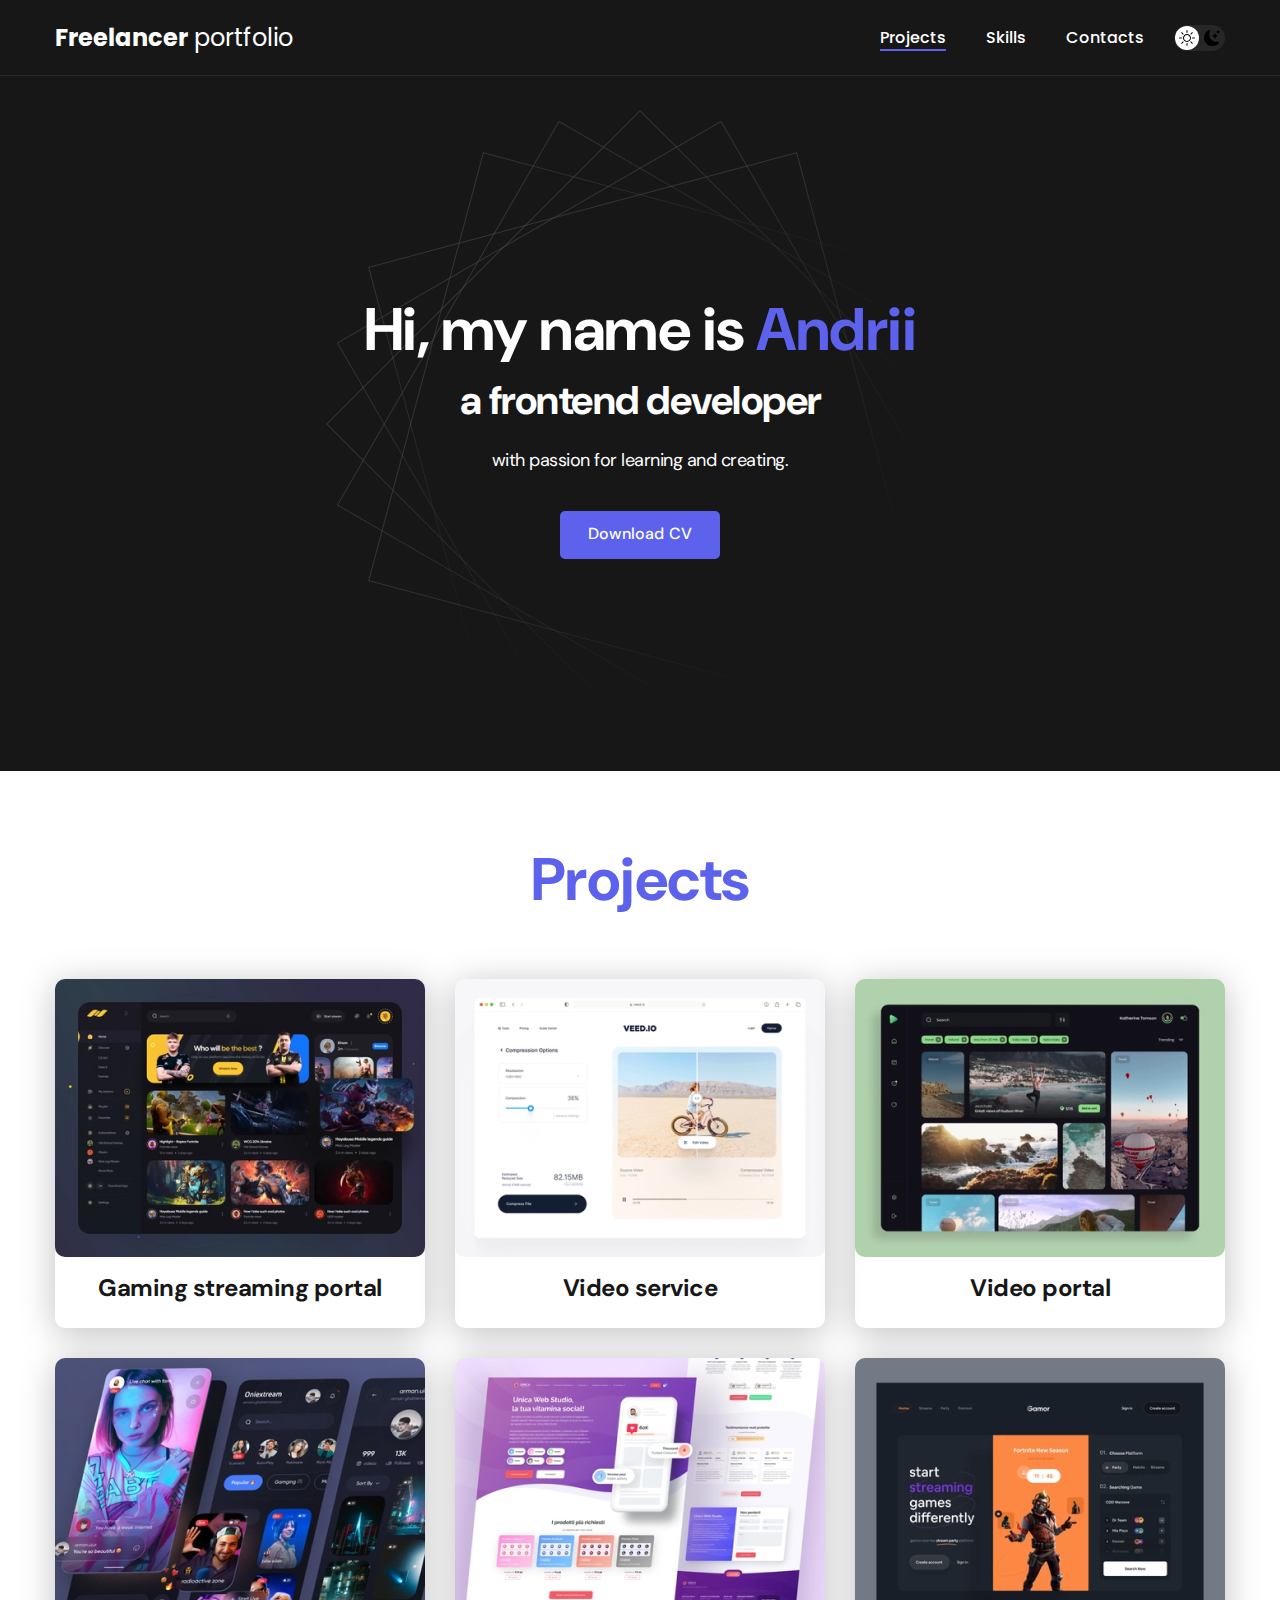
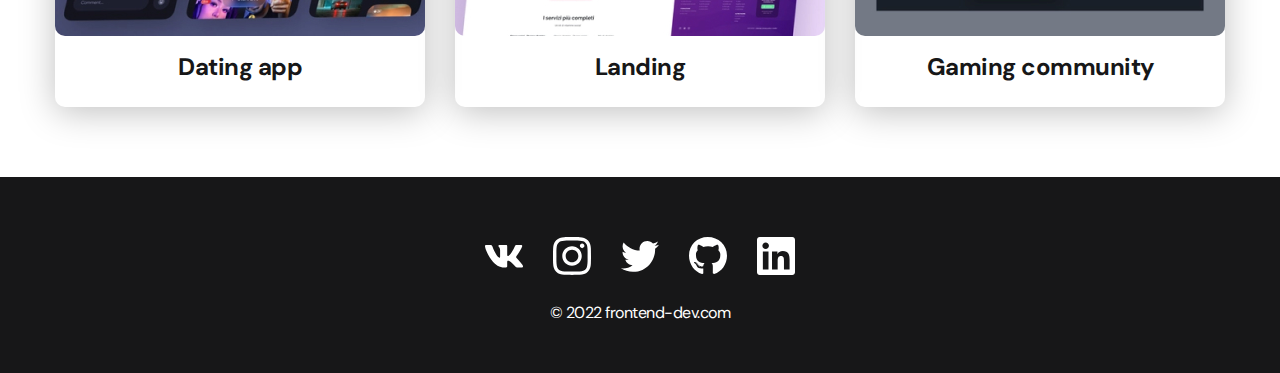
<file: index.html>
<!DOCTYPE html>
<html lang="en">
<head>
    <meta charset="UTF-8">
    <meta name="viewport" content="width=device-width, initial-scale=1.0">
    <title>Freelancer portfolio</title>
    <link rel="stylesheet" href="./css/main.css">
</head>
<body>
    <nav class="nav">
        <div class="container">
            <div class="nav-row">
                <a href="./index.html" class="logo"><strong>Freelancer</strong> portfolio</a>

                <button class="dark-mode-btn">
                    <img src="./img/icons/Sun.svg" alt="Light mode" class="dark-mode-btn__icon">
                    <img src="./img/icons/Moon.svg" alt="Dark mode" class="dark-mode-btn__icon">
                </button>
                <ul class="nav-list">
                    <li class="nav-list__item"><a href="./index.html" class="nav-list__link nav-list__link--active">Projects</a></li>
                    <li class="nav-list__item"><a href="./skills.html" class="nav-list__link">Skills</a></li>
                    <li class="nav-list__item"><a href="./contacts.html" class="nav-list__link">Contacts</a></li>
                </ul>
            </div>
        </div>
    </nav>
    
    <header class="header">
        <div class="header__wrapper">
            <h1 class="header__title">
                <strong>Hi, my name is <em>Andrii</em></strong><br>
                a frontend developer
            </h1>
            <div class="header__text">
                <p>with passion for learning and creating.</p>
            </div>
            <a href="#!" class="btn">Download CV</a>
        </div>
        
    </header>

    <main class="section">
        <div class="container">
            <h2 class="title-1">Projects</h2>
            <ul class="projects">
                <li class="project">
                    <a href="./project-page.html">
                        <img src="./img/projects/01.jpg" alt="Project img" class="project__img">
                        <h3 class="project__title">Gaming streaming portal</h3>
                    </a>
                </li>
                <li class="project">
                    <a href="./project-page.html">
                        <img src="./img/projects/02.jpg" alt="Project img" class="project__img">
                        <h3 class="project__title">Video service</h3>
                    </a>
                </li>
                <li class="project">
                    <a href="./project-page.html">
                        <img src="./img/projects/03.jpg" alt="Project img" class="project__img">
                        <h3 class="project__title">Video portal</h3>
                    </a>
                </li>
                <li class="project">
                    <img src="./img/projects/04.jpg" alt="Project img" class="project__img">
                    <h3 class="project__title">Dating app</h3>
                </li>
                <li class="project">
                    <img src="./img/projects/05.jpg" alt="Project img" class="project__img">
                    <h3 class="project__title">Landing</h3>
                </li>
                <li class="project">
                    <img src="./img/projects/06.jpg" alt="Project img" class="project__img">
                    <h3 class="project__title">Gaming community</h3>
                </li>
            </ul>
        </div>
    </main>

    <footer class="footer">
        <div class="container">
            <div class="footer__wrapper">
                <ul class="social">
                    <li class="social__item">
                        <a href="#!"><img src="./img/icons/vk.svg" alt="Link"></a>
                    </li>
                    <li class="social__item">
                        <a href="#!"><img src="./img/icons/instagram.svg" alt="Link"></a>
                    </li>
                    <li class="social__item">
                        <a href="#!"><img src="./img/icons/twitter.svg" alt="Link"></a>
                    </li>
                    <li class="social__item">
                        <a href="#!"><img src="./img/icons/gitHub.svg" alt="Link"></a>
                    </li>
                    <li class="social__item">
                        <a href="#!"><img src="./img/icons/linkedIn.svg" alt="Link"></a>
                    </li>
                </ul>
                <div class="copyright">
                    <p>© 2022 frontend-dev.com</p>
                </div>
            </div>
        </div>
    </footer>

    <script src="./js/main.js"></script>
</body>
</html>
</file>
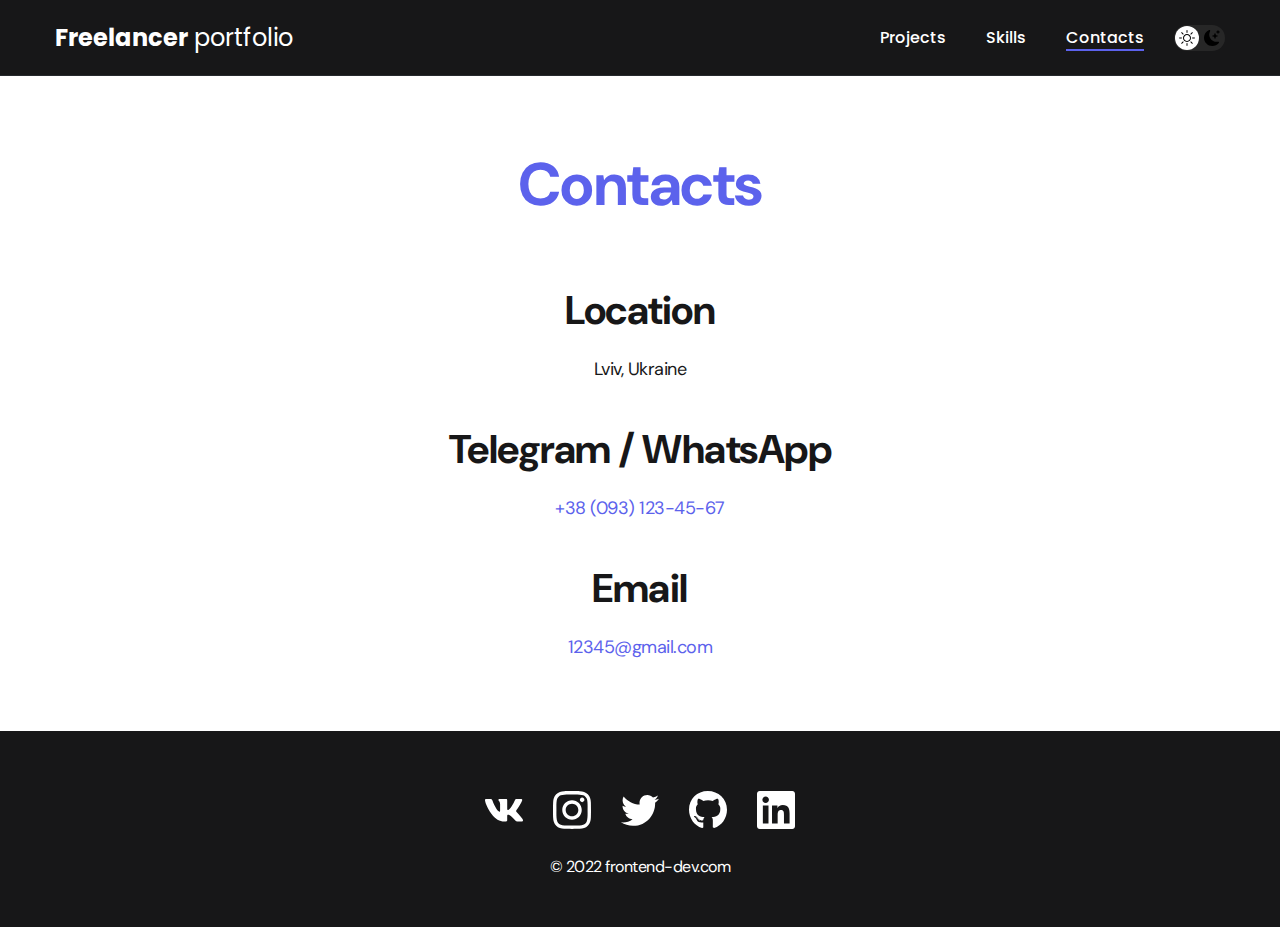
<file: contacts.html>
<!DOCTYPE html>
<html lang="en">
<head>
    <meta charset="UTF-8">
    <meta name="viewport" content="width=device-width, initial-scale=1.0">
    <title>Freelancer portfolio</title>
    <link rel="stylesheet" href="./css/main.css">
</head>
<body>
    <nav class="nav">
        <div class="container">
            <div class="nav-row">
                <a href="./index.html" class="logo"><strong>Freelancer</strong> portfolio</a>
                <button class="dark-mode-btn">
                    <img src="./img/icons/Sun.svg" alt="Light mode" class="dark-mode-btn__icon">
                    <img src="./img/icons/Moon.svg" alt="Dark mode" class="dark-mode-btn__icon">
                </button>
                <ul class="nav-list">
                    <li class="nav-list__item"><a href="./index.html" class="nav-list__link ">Projects</a></li>
                    <li class="nav-list__item"><a href="./skills.html" class="nav-list__link">Skills</a></li>
                    <li class="nav-list__item"><a href="./contacts.html" class="nav-list__link nav-list__link--active">Contacts</a></li>
                </ul>
            </div>
        </div>
    </nav>
    

    <main class="section">
        <div class="container">
            <h1 class="title-1">Contacts</h1>
            <ul class="content-list">
                <li class="content-list__item">
                    <h2 class="title-2">Location</h2>
                    <p>Lviv, Ukraine</p>
                </li>
                <li class="content-list__item">
                    <h2 class="title-2">Telegram / WhatsApp</h2>
                    <p><a href="tel:+380931234567">+38 (093) 123-45-67</a></p>
                </li>
                <li class="content-list__item">
                    <h2 class="title-2">Email</h2>
                    <p><a href="mailto:12345@gmail.com">12345@gmail.com</a></p>
                </li>
            </ul>
        </div>
    </main>

    <footer class="footer">
        <div class="container">
            <div class="footer__wrapper">
                <ul class="social">
                    <li class="social__item">
                        <a href="#!"><img src="./img/icons/vk.svg" alt="Link"></a>
                    </li>
                    <li class="social__item">
                        <a href="#!"><img src="./img/icons/instagram.svg" alt="Link"></a>
                    </li>
                    <li class="social__item">
                        <a href="#!"><img src="./img/icons/twitter.svg" alt="Link"></a>
                    </li>
                    <li class="social__item">
                        <a href="#!"><img src="./img/icons/gitHub.svg" alt="Link"></a>
                    </li>
                    <li class="social__item">
                        <a href="#!"><img src="./img/icons/linkedIn.svg" alt="Link"></a>
                    </li>
                </ul>
                <div class="copyright">
                    <p>© 2022 frontend-dev.com</p>
                </div>
            </div>
        </div>
    </footer>

    <script src="./js/main.js"></script>
</body>
</html>
</file>
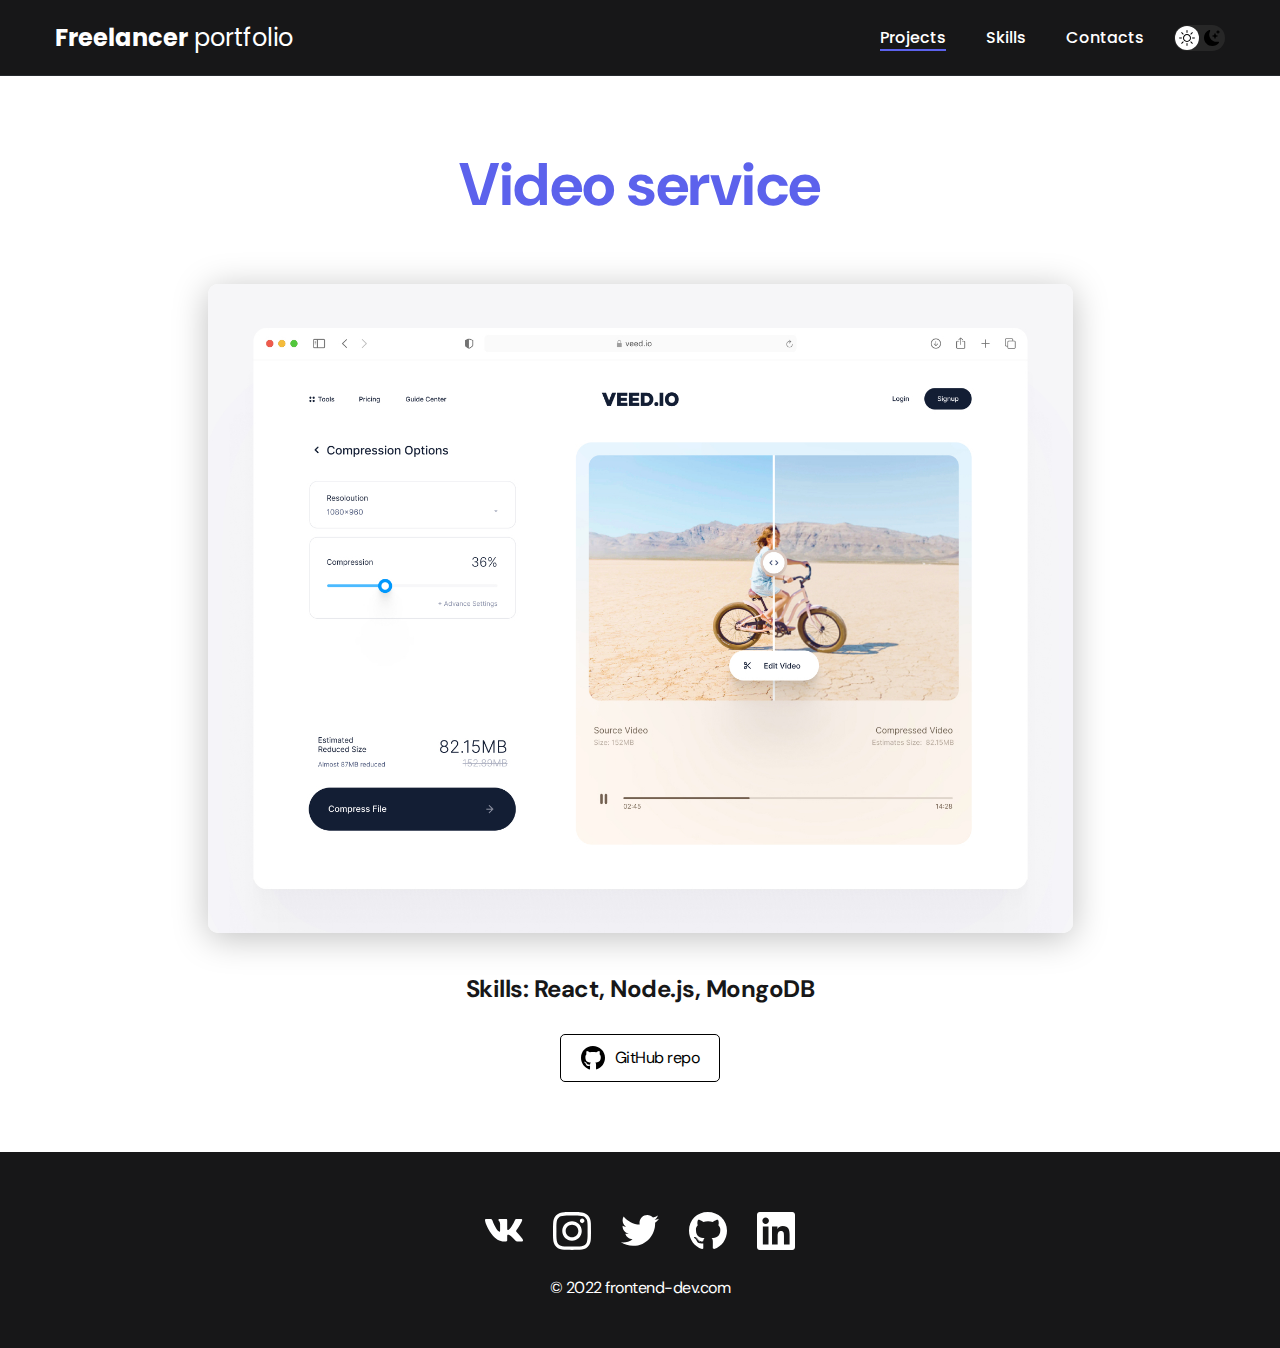
<file: project-page.html>
<!DOCTYPE html>
<html lang="en">
<head>
    <meta charset="UTF-8">
    <meta name="viewport" content="width=device-width, initial-scale=1.0">
    <title>Freelancer portfolio</title>
    <link rel="stylesheet" href="./css/main.css">
</head>
<body>
    <nav class="nav">
        <div class="container">
            <div class="nav-row">
                <a href="./index.html" class="logo"><strong>Freelancer</strong> portfolio</a>
                <button class="dark-mode-btn">
                    <img src="./img/icons/Sun.svg" alt="Light mode" class="dark-mode-btn__icon">
                    <img src="./img/icons/Moon.svg" alt="Dark mode" class="dark-mode-btn__icon">
                </button>
                <ul class="nav-list">
                    <li class="nav-list__item"><a href="./index.html" class="nav-list__link nav-list__link--active">Projects</a></li>
                    <li class="nav-list__item"><a href="./skills.html" class="nav-list__link">Skills</a></li>
                    <li class="nav-list__item"><a href="./contacts.html" class="nav-list__link">Contacts</a></li>
                </ul>
            </div>
        </div>
    </nav>
    

    <main class="section">
        <div class="container">
            <div class="project-details">
                <h1 class="title-1">Video service</h1>
                <img src="./img/projects/02-big.jpg" alt="Cover" class="project-details__cover">
                <div class="project-details__desc">
                    <p>Skills: React, Node.js, MongoDB</p>
                </div>
                <a href="#!" class="btn-outline">
                    <img src="./img/icons/gitHub-black.svg" alt="Icon">
                    GitHub repo
                </a>
            </div>
            
        </div>
    </main>

    <footer class="footer">
        <div class="container">
            <div class="footer__wrapper">
                <ul class="social">
                    <li class="social__item">
                        <a href="#!"><img src="./img/icons/vk.svg" alt="Link"></a>
                    </li>
                    <li class="social__item">
                        <a href="#!"><img src="./img/icons/instagram.svg" alt="Link"></a>
                    </li>
                    <li class="social__item">
                        <a href="#!"><img src="./img/icons/twitter.svg" alt="Link"></a>
                    </li>
                    <li class="social__item">
                        <a href="#!"><img src="./img/icons/gitHub.svg" alt="Link"></a>
                    </li>
                    <li class="social__item">
                        <a href="#!"><img src="./img/icons/linkedIn.svg" alt="Link"></a>
                    </li>
                </ul>
                <div class="copyright">
                    <p>© 2022 frontend-dev.com</p>
                </div>
            </div>
        </div>
    </footer>

    <script src="./js/main.js"></script>
</body>
</html>
</file>
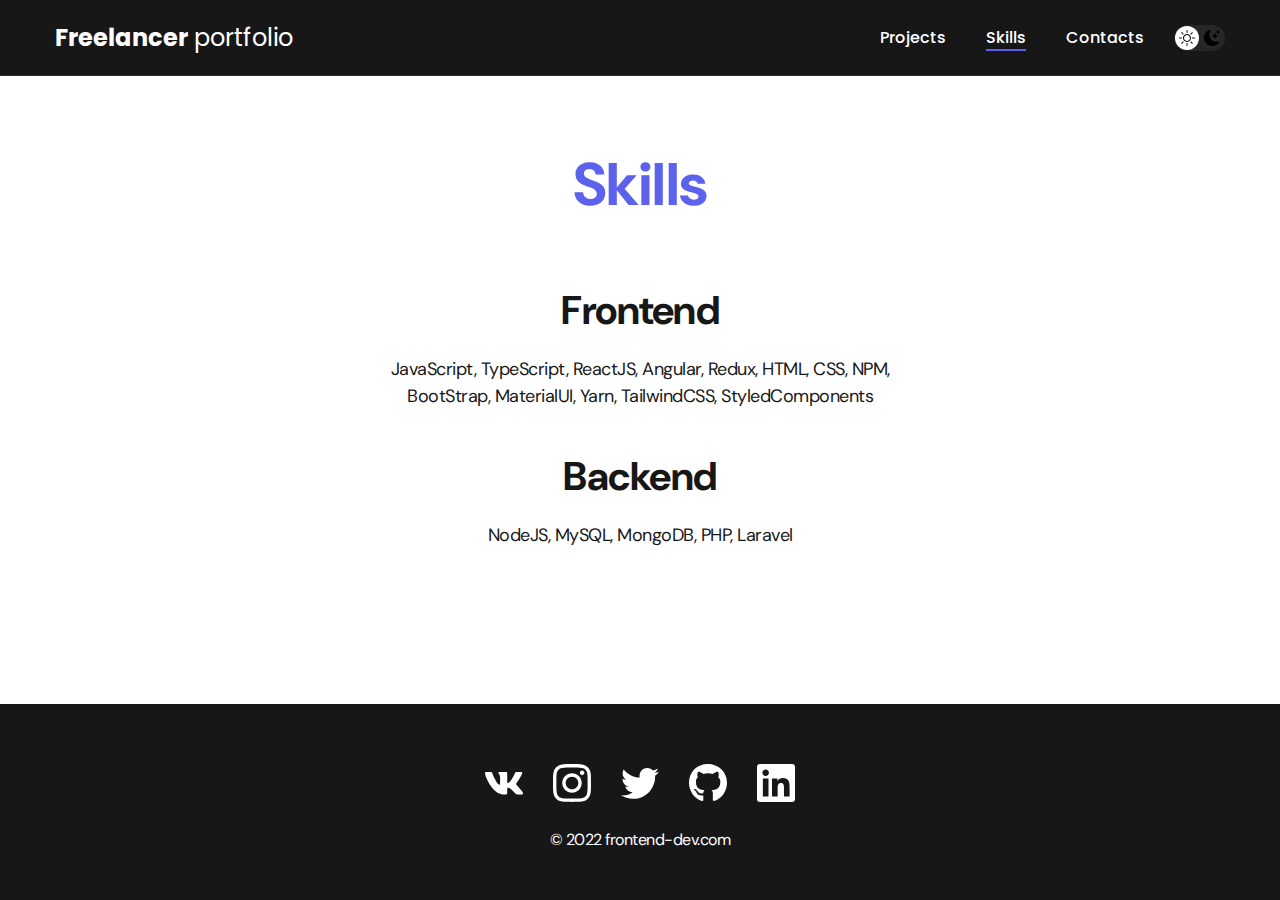
<file: skills.html>
<!DOCTYPE html>
<html lang="en">
<head>
    <meta charset="UTF-8">
    <meta name="viewport" content="width=device-width, initial-scale=1.0">
    <title>Freelancer portfolio</title>
    <link rel="stylesheet" href="./css/main.css">
</head>
<body>
    <nav class="nav">
        <div class="container">
            <div class="nav-row">
                <a href="./index.html" class="logo"><strong>Freelancer</strong> portfolio</a>
                <button class="dark-mode-btn">
                    <img src="./img/icons/Sun.svg" alt="Light mode" class="dark-mode-btn__icon">
                    <img src="./img/icons/Moon.svg" alt="Dark mode" class="dark-mode-btn__icon">
                </button>
                <ul class="nav-list">
                    <li class="nav-list__item"><a href="./index.html" class="nav-list__link ">Projects</a></li>
                    <li class="nav-list__item"><a href="./skills.html" class="nav-list__link nav-list__link--active">Skills</a></li>
                    <li class="nav-list__item"><a href="./contacts.html" class="nav-list__link">Contacts</a></li>
                </ul>
            </div>
        </div>
    </nav>
    

    <main class="section">
        <div class="container">
            <h1 class="title-1">Skills</h1>
            <ul class="content-list">
                <li class="content-list__item">
                    <h2 class="title-2">Frontend</h2>
                    <p>JavaScript, TypeScript, ReactJS, Angular, Redux, HTML, CSS, NPM, BootStrap, MaterialUI, Yarn, TailwindCSS, StyledComponents</p>
                </li>
                <li class="content-list__item">
                    <h2 class="title-2">Backend</h2>
                    <p>NodeJS, MySQL, MongoDB, PHP, Laravel</p>
                </li>
            </ul>
            
            
            
        </div>
    </main>

    <footer class="footer">
        <div class="container">
            <div class="footer__wrapper">
                <ul class="social">
                    <li class="social__item">
                        <a href="#!"><img src="./img/icons/vk.svg" alt="Link"></a>
                    </li>
                    <li class="social__item">
                        <a href="#!"><img src="./img/icons/instagram.svg" alt="Link"></a>
                    </li>
                    <li class="social__item">
                        <a href="#!"><img src="./img/icons/twitter.svg" alt="Link"></a>
                    </li>
                    <li class="social__item">
                        <a href="#!"><img src="./img/icons/gitHub.svg" alt="Link"></a>
                    </li>
                    <li class="social__item">
                        <a href="#!"><img src="./img/icons/linkedIn.svg" alt="Link"></a>
                    </li>
                </ul>
                <div class="copyright">
                    <p>© 2022 frontend-dev.com</p>
                </div>
            </div>
        </div>
    </footer>

    <script src="./js/main.js"></script>
</body>
</html>
</file>
<file: css/main.css>
@import "./reset.css";
@import url('https://fonts.googleapis.com/css2?family=DM+Sans:opsz,wght@9..40,400;9..40,500;9..40,700&family=Poppins:wght@400;500;700&display=swap');

/*
font-family: 'DM Sans', sans-serif;
font-family: 'Poppins', sans-serif;
*/

:root {
    --blackpure: #000;
    --black: #171718;
    --black-border: #26292D;
    --white: #fff;
    --purple: #5c62ec;

    --text-color: var(--black);
    --dark-bg: var(--black);
    --dark-border: var(--black-border);
    --header-text: var(--white);
    --accent: var(--purple);
    
    /* Light mode */
    --page-bg: var(--white);
    --text-color: var(--black);

    --title-1: var(--accent);

    --project-card-bg: --var(--white);
    --project-card-text: var(--black);
    --box-shadow: 0px 5px 35px rgba(0, 0, 0, 0.25);
}

.dark {
    --page-bg: #252526;
    --text-color: var(--white);
    --title-1: var(--white);

    --project-card-bg: --var(--black);
    --project-card-text: var(--white);
    --box-shadow: 0px 5px 35px rgba(0, 0, 0, 0.8);
}
html, body {
    font-family: 'DM Sans', sans-serif;
    letter-spacing: -0.5px;
    min-height: 100vh;
    display: flex;
    flex-direction: column;

    /* Light mode */
    background-color: var(--page-bg);
    color: var(--text-color);
}
/*
* {
    border: 1px solid red;
}
*/

/* General */

.container {
    margin: 0 auto;
    padding: 0 15px;
    max-width: 1200px;
}

.none {
    display: none !important;
}
.title-2 {
    margin-bottom: 20px;
    font-size: 40px;
    line-height: 1.3;
    font-weight: 700;
}
.section {
    padding: 70px 0;

}

.title-1 {
    margin-bottom: 60px;
    font-size: 60px;
    font-weight: 700;
    line-height: 1.3;
    color: var(--title-1);
    text-align: center;
}
/* Nav */
.nav {
    padding: 20px 0;
    border-bottom: 1px solid var(--dark-border);
    background-color: var(--dark-bg);
    color: var(--header-text);
    letter-spacing: normal;
}
.nav-row {
    display: flex;
    justify-content: flex-end;
    align-items: center;
    column-gap: 30px;
    row-gap: 20px;
    flex-wrap: wrap;
}

.logo {
    margin-right: auto;
    color: var(--white);
    font-size: 24px;
    font-family: 'Poppins', sans-serif;
}
.logo strong {
    font-weight: 700;
}
.nav-list {
    display: flex;
    flex-wrap: wrap;
    align-items: center;
    column-gap: 40px;
    font-size: 16px;
    font-weight: 500;
    font-family: 'Poppins', sans-serif;
}
.nav-list__link {
    color: var(--white);
    transition: opacity 0.2s ease-in;
}
.nav-list__link:hover {
    opacity: 0.8;
}
.nav-list__link--active {
    position: relative;
}
.nav-list__link--active::before {
    content: "";

    position: absolute;
    left: 0;
    top: 100%;

    display: block;
    height: 2px;
    width: 100%;
    background-color: var(--accent);
}

/* Dark mode button*/

.dark-mode-btn {
    order: 9;
    position: relative;
    display: flex;
    justify-content: space-between;
    width: 51px;
    height: 26px;
    background-color: #272727;
    border-radius: 50px;
    padding: 5px;
}
.dark-mode-btn::before {
    position: absolute;
    top: 1px;
    left: 1px;
    content: "";
    display: block;
    width: 24px;
    height: 24px;
    border-radius: 50%;
    background-color: var(--white);

    transition: left 0.2s ease-in;
}
.dark-mode-btn--active::before {
    left: 26px;
}
.dark-mode-btn__icon {
    position: relative;
    z-index: 9;
}

/* Header */
.header {
    display: flex;
    justify-content: center;
    align-items: center;
    text-align: center;
    
    padding: 40px 0;
    min-height: 695px;
    background-color: var(--dark-bg);
    background-image: url('./../img/header-bg.png');
    background-repeat: no-repeat;
    background-size: auto;
    background-position: center center;
    color: var(--header-text);
}
.header__wrapper {
    padding: 0 15px;
    max-width: 660px;
}
.header__title {
    margin-bottom: 20px;
    font-size: 40px;
    font-weight: 700;
    line-height: 1.4;
}
.header__title strong {
    font-size: 60px;
    font-weight: 700;
}
.header__title em {
    font-style: normal;
    color: var(--accent);
}
.header__text {
    font-size: 18px;
    line-height: 1.333;
    margin-bottom: 40px;
}
.header__text p + p {
    margin-top: .5em;
}
.btn {
    display: inline-block;
    height: 48px;
    padding: 12px 28px;
    border-radius: 5px;
    background-color: var(--accent);
    color: var(--white);
    letter-spacing: .15px;
    font-size: 16px;
    font-weight: 500;

    transition: opacity 0.2s ease-in;
}
.btn:hover {
    opacity: .8;

}
.btn:active {
    position: relative;
    top: 1px;
}

/*Btn outline*/

.btn-outline {
    height: 48px;
    border-radius: 5px;
    padding: 12px 20px;
    border: 1px solid var(--blackpure);;
    color: var(--blackpure);
    background-color: var(--white);
    display: flex;
    column-gap: 10px;
    align-items: center;
    transition: opacity 0.2s ease-in;
}
.btn-outline:hover {
    opacity: .8;

}
.btn-outline:active {
    position: relative;
    top: 1px;
}

/* Projects */

.projects {
    display: flex;
    justify-content: center;
    flex-wrap: wrap;
    column-gap: 30px;
    row-gap: 30px;
}
.project {
    max-width: 370px;
    background-color: var(--project-card-bg);
    border-radius: 10px;
    box-shadow: var(--box-shadow);
    transition: scale 0.3s linear;
}
.project:hover {
    scale: .9;
    cursor: pointer;
}
.project:active {
    position: relative;
    top: 1px;
}
.project__title:visited {
    color: var(--text-color);
}
.project__img {
    border-radius: 10px;
}
.project__title {
    padding: 15px 20px 25px;
    font-size: 24px;
    font-weight: 700;
    line-height: 1.3;
    text-align: center;
    color: var(--project-card-text);
}

/*Project-details*/

.project-details {
    margin: 0 auto;
    max-width: 865px;

    display: flex;
    flex-direction: column;
    align-items: center;
    text-align: center;
}

.project-details__cover {
    min-width: 100%;
    margin-bottom: 40px;

    border-radius: 10px;
    box-shadow: 0px 5px 35px 0px rgba(0, 0, 0, 0.25);

}
.project-details__desc {
    margin-bottom: 30px;
    font-size: 24px;
    font-weight: 700;
    line-height: 1.3;
}

/* Content-list*/


.content-list {
    margin: 0 auto;
    max-width: 570px;
    display: flex;
    flex-direction: column;
    row-gap: 40px;
    align-items: center;
    text-align: center;
}
.content-list a {
    color: var(--accent);
}
.content-list__item {
    font-size: 18px;
    line-height: 1.5;

}
.content-list__item p + p {
    margin-top: 0.5em;
}


/*Footer*/

.footer {
    margin-top: auto;
    padding: 60px 0 50px;
    background-color: var(--dark-bg);
    color: var(--header-text);
}
.footer__wrapper {
    display: flex;
    flex-direction: column;
    align-items: center;
    row-gap: 27px;
}
.social {
    display: flex;
    column-gap: 30px;
    align-items: center;
}
.social__item:hover {
}
.copyright {
    font-size: 16px;
}
.copyright p + p {
    margin-top: .5em;
}

@media (max-width: 620px) {
    /* Header */

    .header {
        min-height: unset;
    }
    .header__title {
        font-size: 30px;
    }
    .header__title strong {
        font-size: 40px;
    }

    /* Nav */
    
    .nav-row {
        justify-content: space-between;
    }
    .dark-mode-btn {
        order: 0;
    }
    /* General */
    
    .section {
        padding: 20px 0;
    }
    .title-1 {
        font-size: 40px;
    }
    .title-2 {
        margin-bottom: 10px;
        font-size: 30px;
    }

    /* Projects */
    .project__title {
        font-size: 20px;
    }

    /* Project page*/
    
    .project-details__desc {
        margin-bottom: 10px;
        font-size: 20px;
    }

    /* Footer */

    .footer {
        padding: 30px 0 20px;
    }
    .social__item {
        width: 28px;
    }
    .footer__wrapper {
        row-gap: 20px;
    }
    .social {
        column-gap: 15px;
    }
    
    .content-list {
        row-gap: 20px;
    }
    .content-list__item {
        font-size: 16px;
    }
    
    .copyright {
        font-size: 10px;
    }
}
</file>
